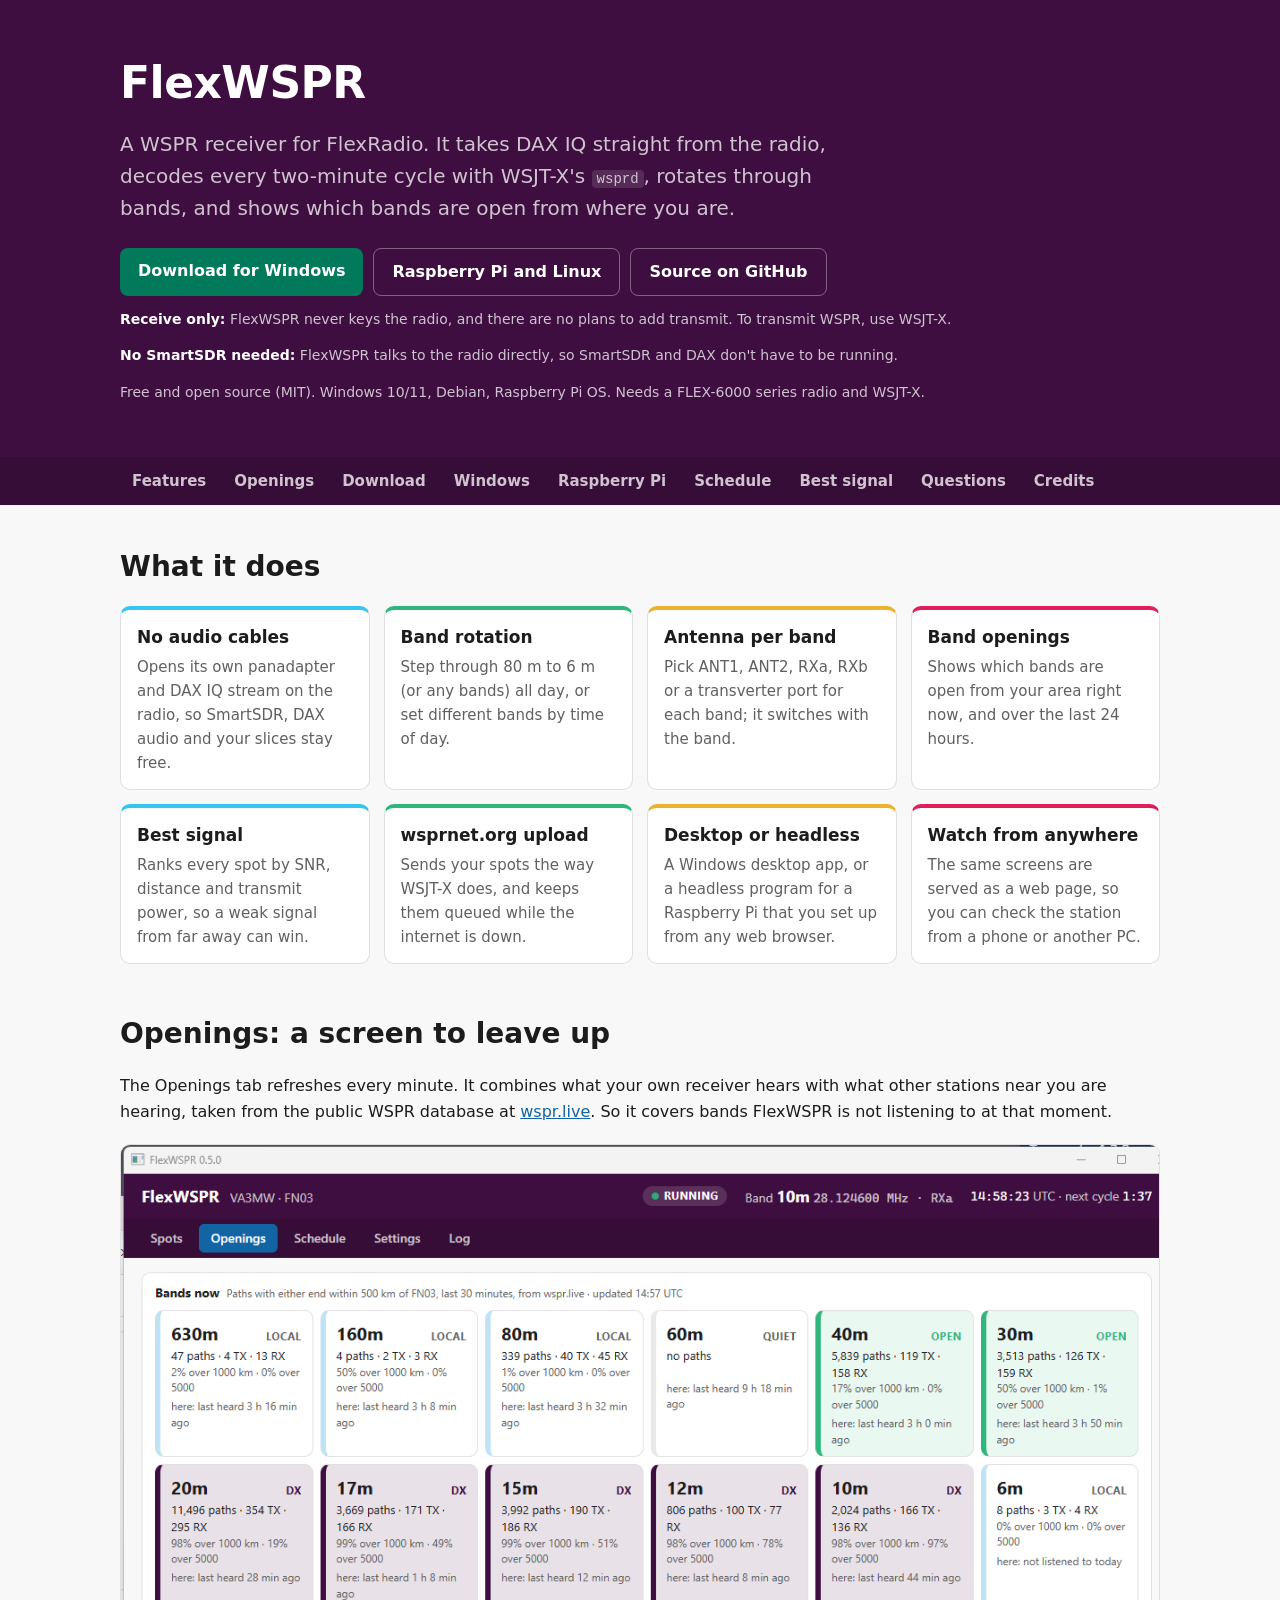
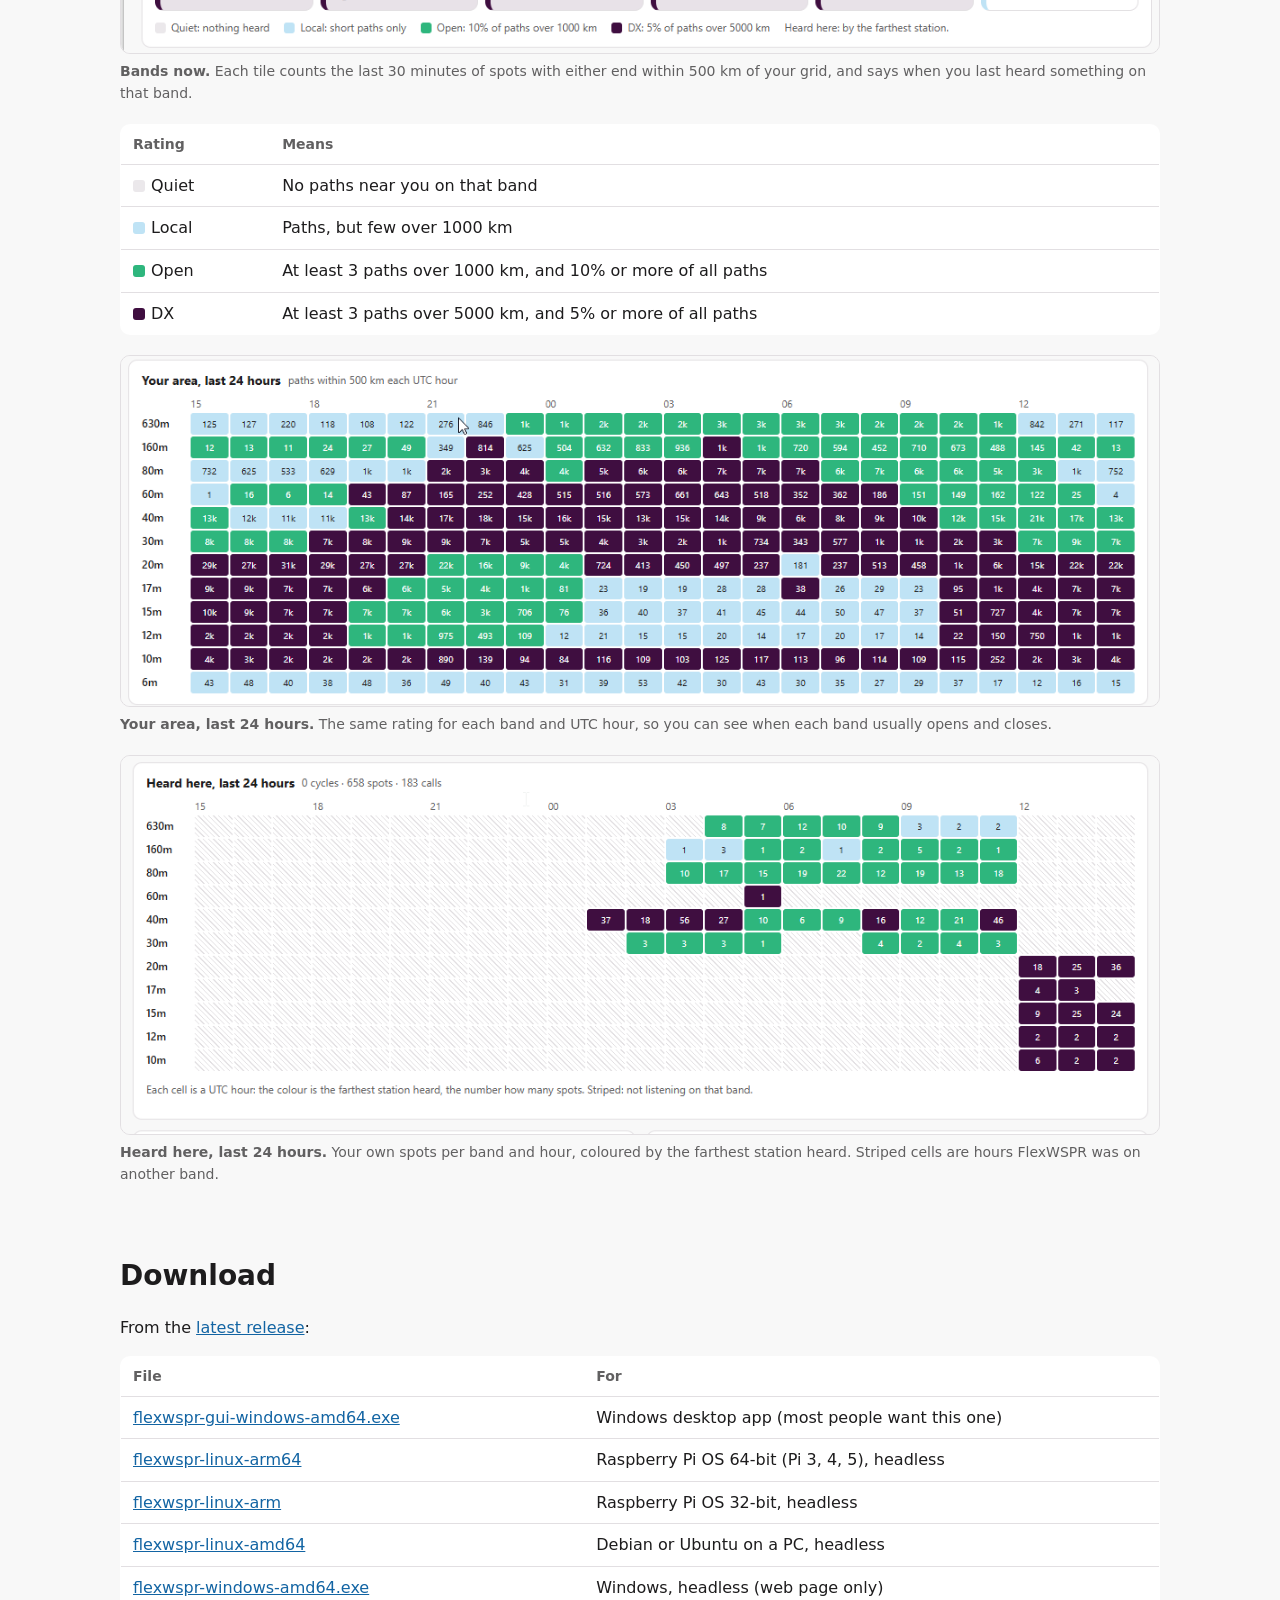
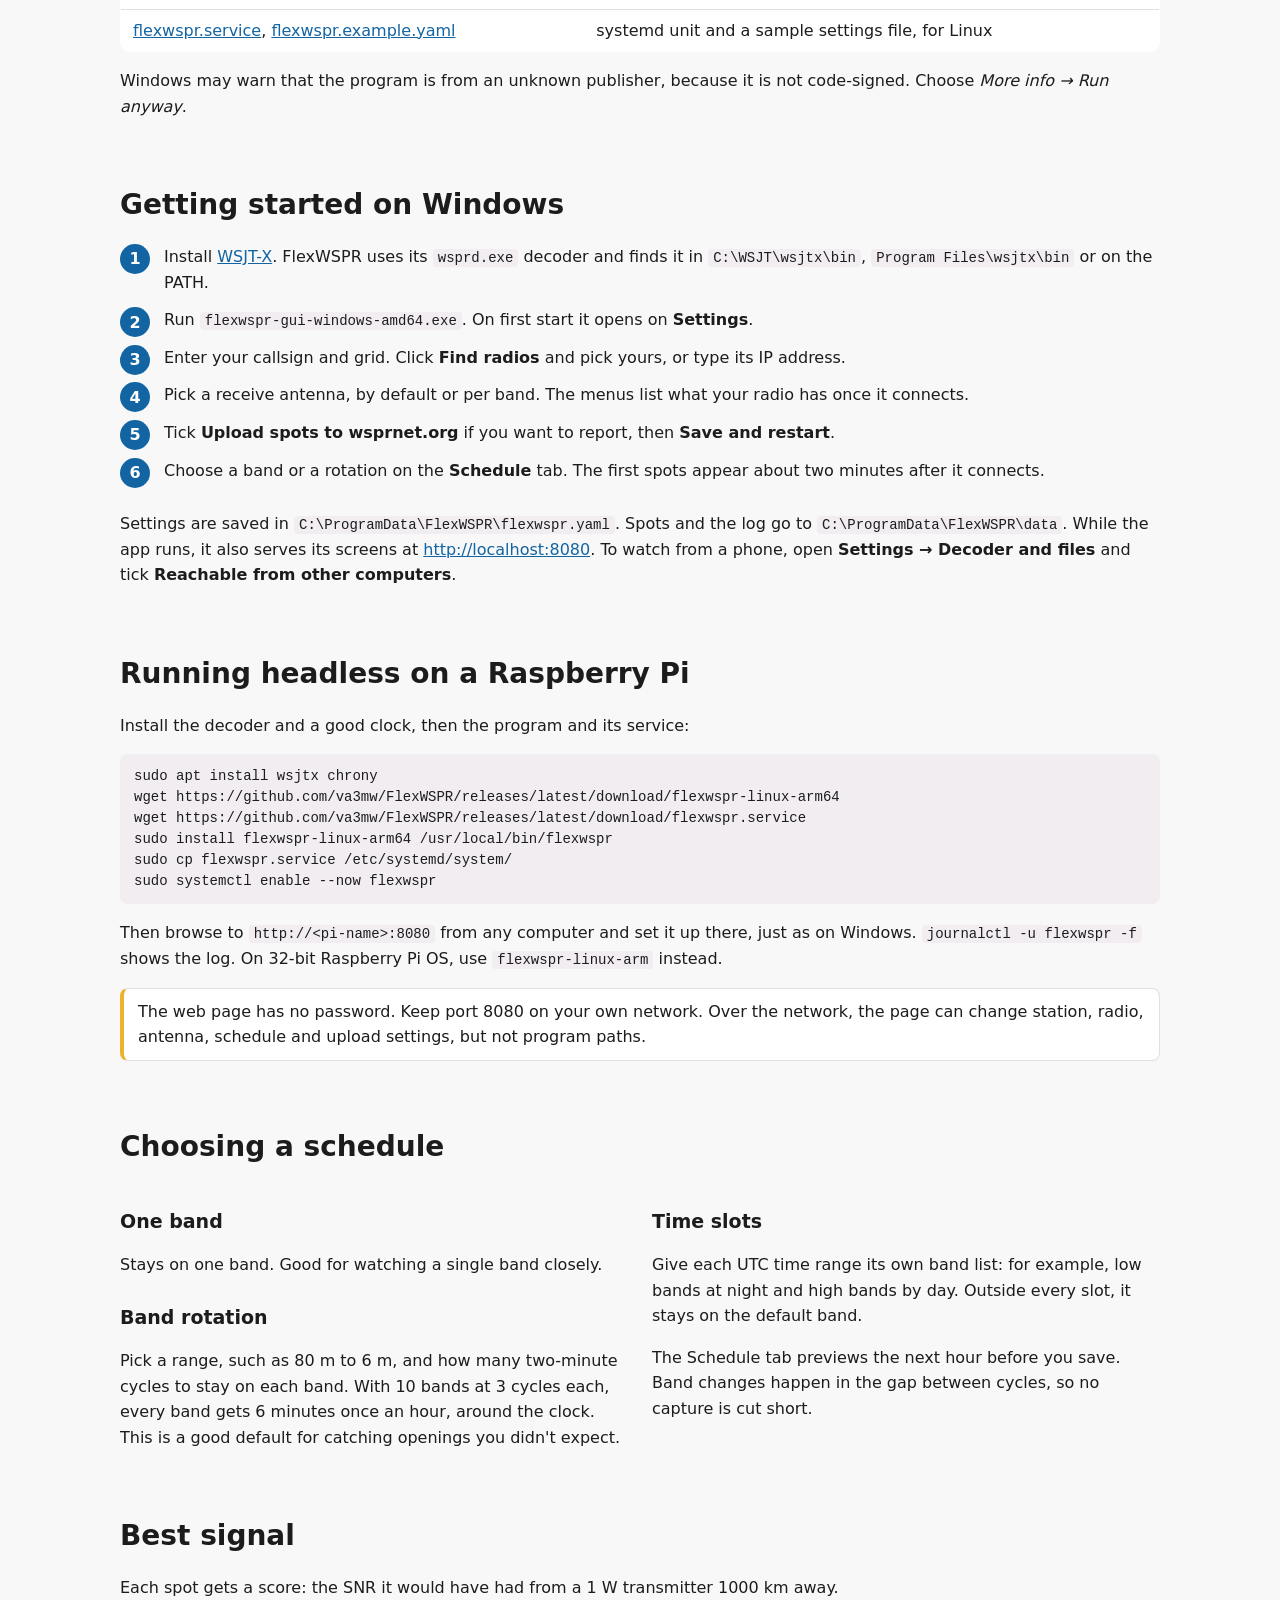
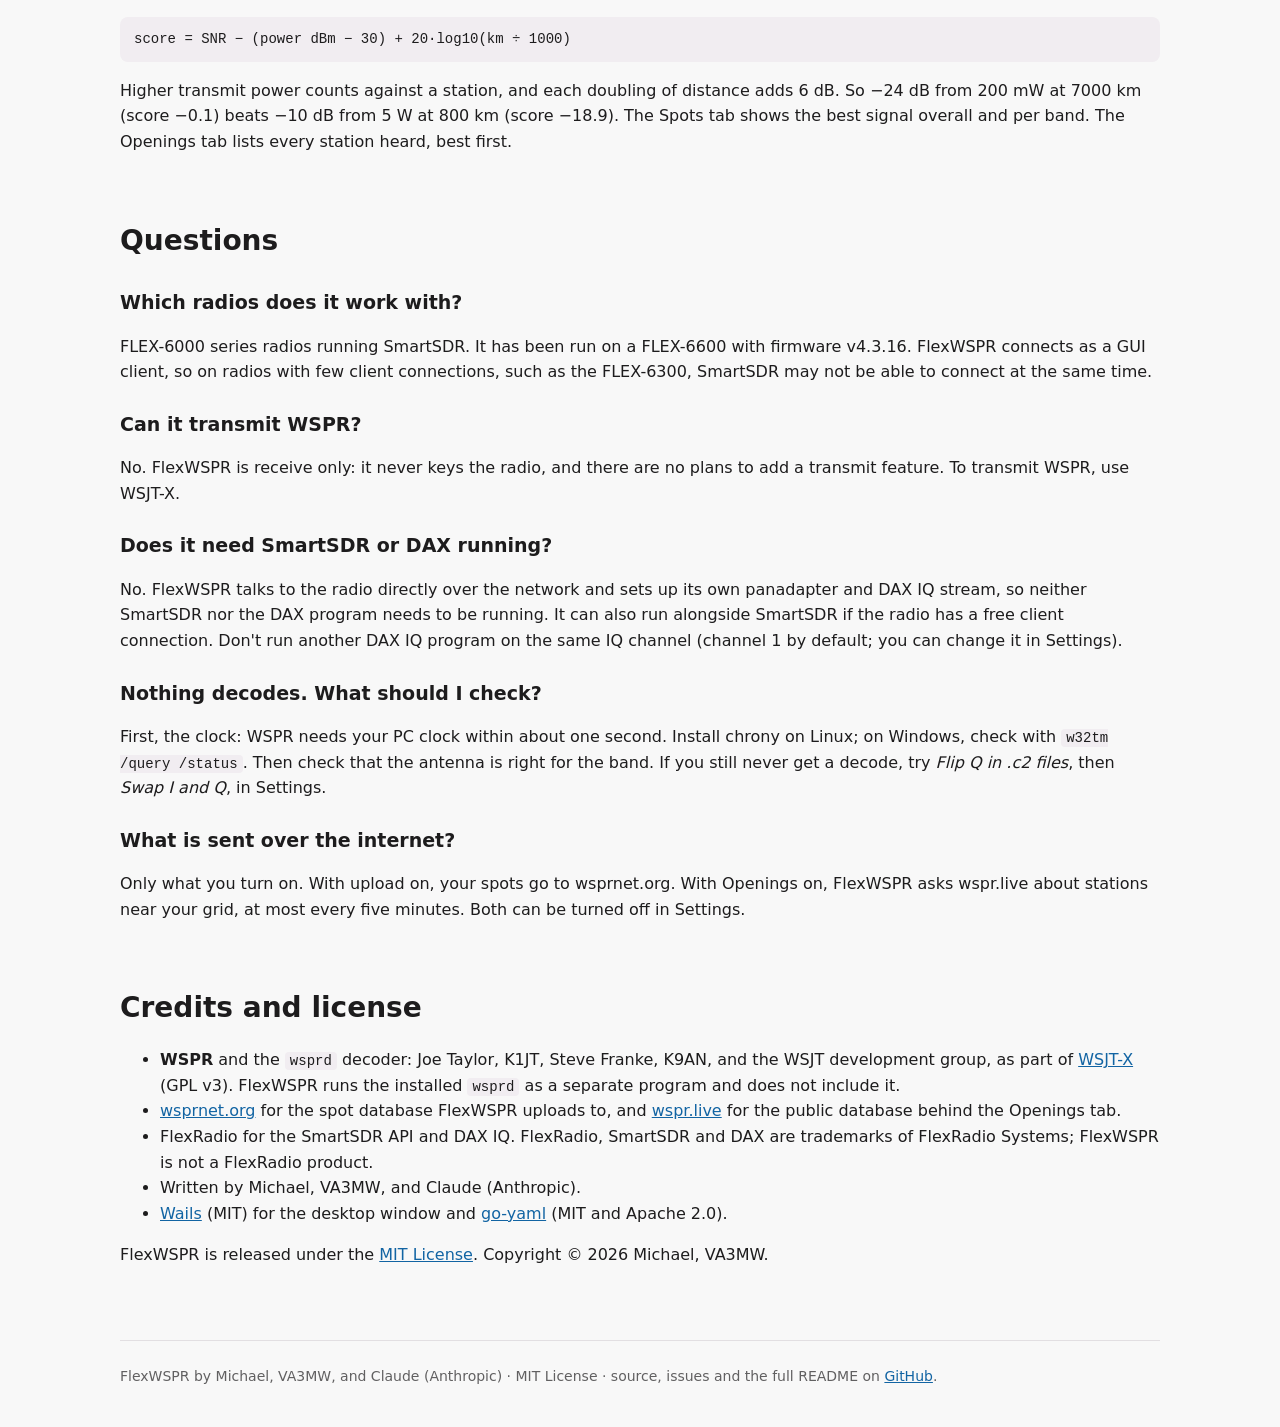
<file: docs/index.html>
<!doctype html>
<html lang="en">
<head>
<meta charset="utf-8">
<meta name="viewport" content="width=device-width, initial-scale=1">
<title>FlexWSPR</title>
<meta name="description" content="FlexWSPR: a WSPR receiver for FlexRadio on Windows, Debian and Raspberry Pi, with band rotation, a receive antenna per band, band openings and wsprnet.org upload.">
<style>
:root {
  --aub: #3f0e40; --aub-2: #350d36; --aub-3: #522653; --aub-ink: #fff; --aub-muted: #cfc3cf;
  --bg: #f8f8f8; --panel: #fff; --line: #e2dfe2; --text: #1d1c1d; --muted: #616061;
  --accent: #1264a3; --go: #007a5a; --go-hover: #148567;
  --c-blue: #36c5f0; --c-green: #2eb67d; --c-yellow: #ecb22e; --c-red: #e01e5a;
  --code: #f1edf1;
  color-scheme: light;
}
@media (prefers-color-scheme: dark) {
  :root { --aub: #350d36; --aub-2: #2a0a2b; --aub-ink: #e8e8e8; --aub-muted: #a8a0a8;
    --bg: #1a1d21; --panel: #222529; --line: #35373b; --text: #d1d2d3; --muted: #9a9b9e;
    --accent: #1d9bd1; --code: #2c2d30; color-scheme: dark; }
}
* { box-sizing: border-box; }
html { scroll-behavior: smooth; }
body { margin: 0; background: var(--bg); color: var(--text);
  font: 16px/1.6 system-ui, -apple-system, "Segoe UI", Roboto, sans-serif; }
a { color: var(--accent); }
code, pre { font-family: ui-monospace, "Cascadia Mono", Consolas, monospace; font-size: 14px; }
code { background: var(--code); padding: 1px 5px; border-radius: 4px; }
pre { background: var(--code); padding: 12px 14px; border-radius: 8px; overflow-x: auto; line-height: 1.5; }
pre code { background: none; padding: 0; }
.wrap { max-width: 1080px; margin: 0 auto; padding: 0 20px; }

header.hero { background: var(--aub); color: var(--aub-ink); padding: 48px 0 40px; }
.hero h1 { margin: 0; font-size: 44px; letter-spacing: -.5px; }
.hero p.lead { font-size: 20px; color: var(--aub-muted); max-width: 720px; margin: 10px 0 24px; }
.btns { display: flex; flex-wrap: wrap; gap: 10px; }
.btn { display: inline-block; padding: 10px 18px; border-radius: 8px; font-weight: 700; text-decoration: none; }
.btn.go { background: var(--go); color: #fff; }
.btn.go:hover { background: var(--go-hover); }
.btn.ghost { border: 1px solid rgba(255,255,255,.35); color: var(--aub-ink); }
.btn.ghost:hover { background: var(--aub-3); }
.hero .small { color: var(--aub-muted); font-size: 14px; margin-top: 12px; }
nav.bar { background: var(--aub-2); position: sticky; top: 0; z-index: 2; }
nav.bar .wrap { display: flex; gap: 4px; overflow-x: auto; scrollbar-width: none; padding-top: 6px; padding-bottom: 6px; }
nav.bar a { color: var(--aub-muted); text-decoration: none; font-weight: 600; padding: 6px 12px; border-radius: 6px; white-space: nowrap; font-size: 15px; }
nav.bar a:hover { background: var(--aub-3); color: var(--aub-ink); }

section { padding: 40px 0 8px; }
h2 { font-size: 28px; margin: 0 0 12px; }
h3 { font-size: 19px; margin: 24px 0 6px; }
.cards { display: grid; grid-template-columns: repeat(auto-fit, minmax(230px, 1fr)); gap: 14px; margin-top: 16px; }
.card { background: var(--panel); border: 1px solid var(--line); border-top: 4px solid var(--c-blue); border-radius: 10px; padding: 14px 16px; }
.card:nth-child(4n+2) { border-top-color: var(--c-green); }
.card:nth-child(4n+3) { border-top-color: var(--c-yellow); }
.card:nth-child(4n+4) { border-top-color: var(--c-red); }
.card h3 { margin: 0 0 4px; font-size: 17px; }
.card p { margin: 0; color: var(--muted); font-size: 15px; }
figure { margin: 20px 0; }
figure img { width: 100%; height: auto; border-radius: 10px; border: 1px solid var(--line); display: block; background: #fff; }
figcaption { color: var(--muted); font-size: 14px; margin-top: 6px; }
table { width: 100%; border-collapse: collapse; background: var(--panel); border: 1px solid var(--line); border-radius: 10px; overflow: hidden; }
th, td { text-align: left; padding: 8px 12px; border-bottom: 1px solid var(--line); vertical-align: top; }
th { font-size: 14px; color: var(--muted); }
tr:last-child td { border-bottom: 0; }
.scroll { overflow-x: auto; }
.steps { counter-reset: s; list-style: none; padding: 0; }
.steps li { counter-increment: s; position: relative; padding: 0 0 12px 44px; }
.steps li::before { content: counter(s); position: absolute; left: 0; top: 0; width: 30px; height: 30px; border-radius: 50%;
  background: var(--accent); color: #fff; font-weight: 700; display: flex; align-items: center; justify-content: center; }
.two { display: grid; grid-template-columns: 1fr 1fr; gap: 24px; }
@media (max-width: 800px) { .two { grid-template-columns: 1fr; } .hero h1 { font-size: 34px; } }
.note { background: var(--panel); border: 1px solid var(--line); border-left: 4px solid var(--c-yellow); border-radius: 8px; padding: 10px 14px; }
.lv { display: inline-block; width: 12px; height: 12px; border-radius: 3px; margin-right: 6px; vertical-align: -1px; }
footer { margin-top: 48px; padding: 24px 0 40px; border-top: 1px solid var(--line); color: var(--muted); font-size: 14px; }
</style>
</head>
<body>

<header class="hero">
  <div class="wrap">
    <h1>FlexWSPR</h1>
    <p class="lead">A WSPR receiver for FlexRadio. It takes DAX IQ straight from the radio, decodes every two-minute cycle with WSJT-X's <code style="background:rgba(255,255,255,.12);color:inherit">wsprd</code>, rotates through bands, and shows which bands are open from where you are.</p>
    <div class="btns">
      <a class="btn go" href="https://github.com/va3mw/FlexWSPR/releases/latest/download/flexwspr-gui-windows-amd64.exe">Download for Windows</a>
      <a class="btn ghost" href="#download">Raspberry Pi and Linux</a>
      <a class="btn ghost" href="https://github.com/va3mw/FlexWSPR">Source on GitHub</a>
    </div>
    <p class="small"><b style="color:var(--aub-ink)">Receive only:</b> FlexWSPR never keys the radio, and there are no plans to add transmit. To transmit WSPR, use WSJT-X.</p>
    <p class="small"><b style="color:var(--aub-ink)">No SmartSDR needed:</b> FlexWSPR talks to the radio directly, so SmartSDR and DAX don't have to be running.</p>
    <p class="small">Free and open source (MIT). Windows 10/11, Debian, Raspberry Pi OS. Needs a FLEX-6000 series radio and WSJT-X.</p>
  </div>
</header>

<nav class="bar"><div class="wrap">
  <a href="#features">Features</a>
  <a href="#openings">Openings</a>
  <a href="#download">Download</a>
  <a href="#windows">Windows</a>
  <a href="#pi">Raspberry Pi</a>
  <a href="#schedule">Schedule</a>
  <a href="#best">Best signal</a>
  <a href="#faq">Questions</a>
  <a href="#credits">Credits</a>
</div></nav>

<main class="wrap">

<section id="features">
  <h2>What it does</h2>
  <div class="cards">
    <div class="card"><h3>No audio cables</h3><p>Opens its own panadapter and DAX IQ stream on the radio, so SmartSDR, DAX audio and your slices stay free.</p></div>
    <div class="card"><h3>Band rotation</h3><p>Step through 80 m to 6 m (or any bands) all day, or set different bands by time of day.</p></div>
    <div class="card"><h3>Antenna per band</h3><p>Pick ANT1, ANT2, RXa, RXb or a transverter port for each band; it switches with the band.</p></div>
    <div class="card"><h3>Band openings</h3><p>Shows which bands are open from your area right now, and over the last 24 hours.</p></div>
    <div class="card"><h3>Best signal</h3><p>Ranks every spot by SNR, distance and transmit power, so a weak signal from far away can win.</p></div>
    <div class="card"><h3>wsprnet.org upload</h3><p>Sends your spots the way WSJT-X does, and keeps them queued while the internet is down.</p></div>
    <div class="card"><h3>Desktop or headless</h3><p>A Windows desktop app, or a headless program for a Raspberry Pi that you set up from any web browser.</p></div>
    <div class="card"><h3>Watch from anywhere</h3><p>The same screens are served as a web page, so you can check the station from a phone or another PC.</p></div>
  </div>
</section>

<section id="openings">
  <h2>Openings: a screen to leave up</h2>
  <p>The Openings tab refreshes every minute. It combines what your own receiver hears with what other stations near you are hearing, taken from the public WSPR database at <a href="https://wspr.live">wspr.live</a>. So it covers bands FlexWSPR is not listening to at that moment.</p>
  <figure>
    <img src="openings.png" alt="Openings tab: a tile for each band from 630 m to 6 m, rated Local, Quiet, Open or DX" loading="lazy">
    <figcaption><b>Bands now.</b> Each tile counts the last 30 minutes of spots with either end within 500 km of your grid, and says when you last heard something on that band.</figcaption>
  </figure>
  <div class="scroll"><table>
    <tr><th>Rating</th><th>Means</th></tr>
    <tr><td><span class="lv" style="background:#ebe8eb"></span>Quiet</td><td>No paths near you on that band</td></tr>
    <tr><td><span class="lv" style="background:#bfe3f5"></span>Local</td><td>Paths, but few over 1000 km</td></tr>
    <tr><td><span class="lv" style="background:#2eb67d"></span>Open</td><td>At least 3 paths over 1000 km, and 10% or more of all paths</td></tr>
    <tr><td><span class="lv" style="background:#3f0e40"></span>DX</td><td>At least 3 paths over 5000 km, and 5% or more of all paths</td></tr>
  </table></div>
  <figure>
    <img src="your-area.png" alt="Heat map of the last 24 hours by band and UTC hour for stations near you" loading="lazy">
    <figcaption><b>Your area, last 24 hours.</b> The same rating for each band and UTC hour, so you can see when each band usually opens and closes.</figcaption>
  </figure>
  <figure>
    <img src="heard-here.png" alt="Heat map of spots heard by your own receiver over the last 24 hours" loading="lazy">
    <figcaption><b>Heard here, last 24 hours.</b> Your own spots per band and hour, coloured by the farthest station heard. Striped cells are hours FlexWSPR was on another band.</figcaption>
  </figure>
</section>

<section id="download">
  <h2>Download</h2>
  <p>From the <a href="https://github.com/va3mw/FlexWSPR/releases/latest">latest release</a>:</p>
  <div class="scroll"><table>
    <tr><th>File</th><th>For</th></tr>
    <tr><td><a href="https://github.com/va3mw/FlexWSPR/releases/latest/download/flexwspr-gui-windows-amd64.exe">flexwspr-gui-windows-amd64.exe</a></td><td>Windows desktop app (most people want this one)</td></tr>
    <tr><td><a href="https://github.com/va3mw/FlexWSPR/releases/latest/download/flexwspr-linux-arm64">flexwspr-linux-arm64</a></td><td>Raspberry Pi OS 64-bit (Pi 3, 4, 5), headless</td></tr>
    <tr><td><a href="https://github.com/va3mw/FlexWSPR/releases/latest/download/flexwspr-linux-arm">flexwspr-linux-arm</a></td><td>Raspberry Pi OS 32-bit, headless</td></tr>
    <tr><td><a href="https://github.com/va3mw/FlexWSPR/releases/latest/download/flexwspr-linux-amd64">flexwspr-linux-amd64</a></td><td>Debian or Ubuntu on a PC, headless</td></tr>
    <tr><td><a href="https://github.com/va3mw/FlexWSPR/releases/latest/download/flexwspr-windows-amd64.exe">flexwspr-windows-amd64.exe</a></td><td>Windows, headless (web page only)</td></tr>
    <tr><td><a href="https://github.com/va3mw/FlexWSPR/releases/latest/download/flexwspr.service">flexwspr.service</a>, <a href="https://github.com/va3mw/FlexWSPR/releases/latest/download/flexwspr.example.yaml">flexwspr.example.yaml</a></td><td>systemd unit and a sample settings file, for Linux</td></tr>
  </table></div>
  <p>Windows may warn that the program is from an unknown publisher, because it is not code-signed. Choose <i>More info → Run anyway</i>.</p>
</section>

<section id="windows">
  <h2>Getting started on Windows</h2>
  <ol class="steps">
    <li>Install <a href="https://wsjt.sourceforge.io/wsjtx.html">WSJT-X</a>. FlexWSPR uses its <code>wsprd.exe</code> decoder and finds it in <code>C:\WSJT\wsjtx\bin</code>, <code>Program Files\wsjtx\bin</code> or on the PATH.</li>
    <li>Run <code>flexwspr-gui-windows-amd64.exe</code>. On first start it opens on <b>Settings</b>.</li>
    <li>Enter your callsign and grid. Click <b>Find radios</b> and pick yours, or type its IP address.</li>
    <li>Pick a receive antenna, by default or per band. The menus list what your radio has once it connects.</li>
    <li>Tick <b>Upload spots to wsprnet.org</b> if you want to report, then <b>Save and restart</b>.</li>
    <li>Choose a band or a rotation on the <b>Schedule</b> tab. The first spots appear about two minutes after it connects.</li>
  </ol>
  <p>Settings are saved in <code>C:\ProgramData\FlexWSPR\flexwspr.yaml</code>. Spots and the log go to <code>C:\ProgramData\FlexWSPR\data</code>. While the app runs, it also serves its screens at <a href="http://localhost:8080">http://localhost:8080</a>. To watch from a phone, open <b>Settings → Decoder and files</b> and tick <b>Reachable from other computers</b>.</p>
</section>

<section id="pi">
  <h2>Running headless on a Raspberry Pi</h2>
  <p>Install the decoder and a good clock, then the program and its service:</p>
<pre><code>sudo apt install wsjtx chrony
wget https://github.com/va3mw/FlexWSPR/releases/latest/download/flexwspr-linux-arm64
wget https://github.com/va3mw/FlexWSPR/releases/latest/download/flexwspr.service
sudo install flexwspr-linux-arm64 /usr/local/bin/flexwspr
sudo cp flexwspr.service /etc/systemd/system/
sudo systemctl enable --now flexwspr</code></pre>
  <p>Then browse to <code>http://&lt;pi-name&gt;:8080</code> from any computer and set it up there, just as on Windows. <code>journalctl -u flexwspr -f</code> shows the log. On 32-bit Raspberry Pi OS, use <code>flexwspr-linux-arm</code> instead.</p>
  <p class="note">The web page has no password. Keep port 8080 on your own network. Over the network, the page can change station, radio, antenna, schedule and upload settings, but not program paths.</p>
</section>

<section id="schedule">
  <h2>Choosing a schedule</h2>
  <div class="two">
    <div>
      <h3>One band</h3>
      <p>Stays on one band. Good for watching a single band closely.</p>
      <h3>Band rotation</h3>
      <p>Pick a range, such as 80 m to 6 m, and how many two-minute cycles to stay on each band. With 10 bands at 3 cycles each, every band gets 6 minutes once an hour, around the clock. This is a good default for catching openings you didn't expect.</p>
    </div>
    <div>
      <h3>Time slots</h3>
      <p>Give each UTC time range its own band list: for example, low bands at night and high bands by day. Outside every slot, it stays on the default band.</p>
      <p>The Schedule tab previews the next hour before you save. Band changes happen in the gap between cycles, so no capture is cut short.</p>
    </div>
  </div>
</section>

<section id="best">
  <h2>Best signal</h2>
  <p>Each spot gets a score: the SNR it would have had from a 1&nbsp;W transmitter 1000&nbsp;km away.</p>
<pre><code>score = SNR − (power dBm − 30) + 20·log10(km ÷ 1000)</code></pre>
  <p>Higher transmit power counts against a station, and each doubling of distance adds 6 dB. So −24 dB from 200 mW at 7000 km (score −0.1) beats −10 dB from 5 W at 800 km (score −18.9). The Spots tab shows the best signal overall and per band. The Openings tab lists every station heard, best first.</p>
</section>

<section id="faq">
  <h2>Questions</h2>
  <h3>Which radios does it work with?</h3>
  <p>FLEX-6000 series radios running SmartSDR. It has been run on a FLEX-6600 with firmware v4.3.16. FlexWSPR connects as a GUI client, so on radios with few client connections, such as the FLEX-6300, SmartSDR may not be able to connect at the same time.</p>
  <h3>Can it transmit WSPR?</h3>
  <p>No. FlexWSPR is receive only: it never keys the radio, and there are no plans to add a transmit feature. To transmit WSPR, use WSJT-X.</p>
  <h3>Does it need SmartSDR or DAX running?</h3>
  <p>No. FlexWSPR talks to the radio directly over the network and sets up its own panadapter and DAX IQ stream, so neither SmartSDR nor the DAX program needs to be running. It can also run alongside SmartSDR if the radio has a free client connection. Don't run another DAX IQ program on the same IQ channel (channel 1 by default; you can change it in Settings).</p>
  <h3>Nothing decodes. What should I check?</h3>
  <p>First, the clock: WSPR needs your PC clock within about one second. Install chrony on Linux; on Windows, check with <code>w32tm /query /status</code>. Then check that the antenna is right for the band. If you still never get a decode, try <i>Flip Q in .c2 files</i>, then <i>Swap I and Q</i>, in Settings.</p>
  <h3>What is sent over the internet?</h3>
  <p>Only what you turn on. With upload on, your spots go to wsprnet.org. With Openings on, FlexWSPR asks wspr.live about stations near your grid, at most every five minutes. Both can be turned off in Settings.</p>
</section>

<section id="credits">
  <h2>Credits and license</h2>
  <ul>
    <li><b>WSPR</b> and the <code>wsprd</code> decoder: Joe Taylor, K1JT, Steve Franke, K9AN, and the WSJT development group, as part of <a href="https://wsjt.sourceforge.io/">WSJT-X</a> (GPL v3). FlexWSPR runs the installed <code>wsprd</code> as a separate program and does not include it.</li>
    <li><a href="https://www.wsprnet.org/">wsprnet.org</a> for the spot database FlexWSPR uploads to, and <a href="https://wspr.live/">wspr.live</a> for the public database behind the Openings tab.</li>
    <li>FlexRadio for the SmartSDR API and DAX IQ. FlexRadio, SmartSDR and DAX are trademarks of FlexRadio Systems; FlexWSPR is not a FlexRadio product.</li>
    <li>Written by Michael, VA3MW, and Claude (Anthropic).</li>
    <li><a href="https://wails.io/">Wails</a> (MIT) for the desktop window and <a href="https://github.com/go-yaml/yaml">go-yaml</a> (MIT and Apache 2.0).</li>
  </ul>
  <p>FlexWSPR is released under the <a href="https://github.com/va3mw/FlexWSPR/blob/main/LICENSE">MIT License</a>. Copyright © 2026 Michael, VA3MW.</p>
</section>

<footer>
  FlexWSPR by Michael, VA3MW, and Claude (Anthropic) · MIT License · source, issues and the full README on <a href="https://github.com/va3mw/FlexWSPR">GitHub</a>.
</footer>
</main>
</body>
</html>
</file>
